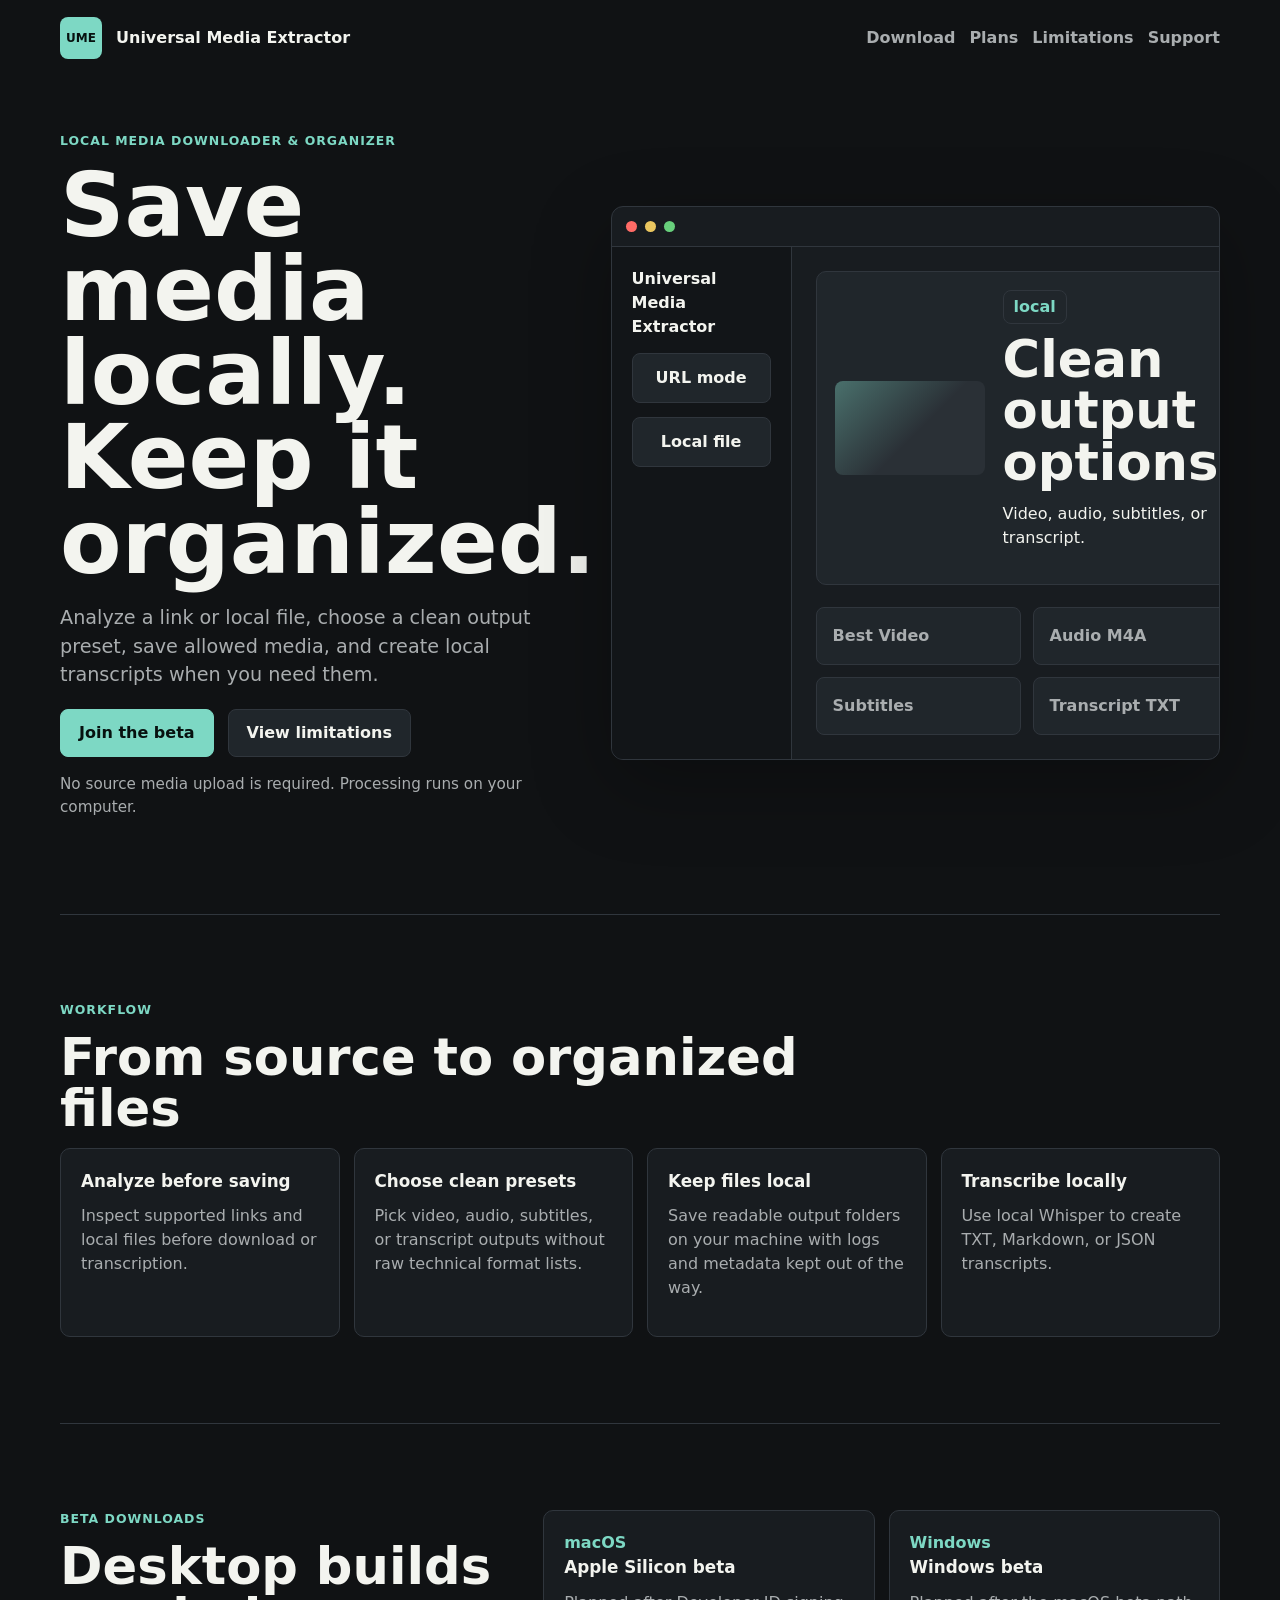
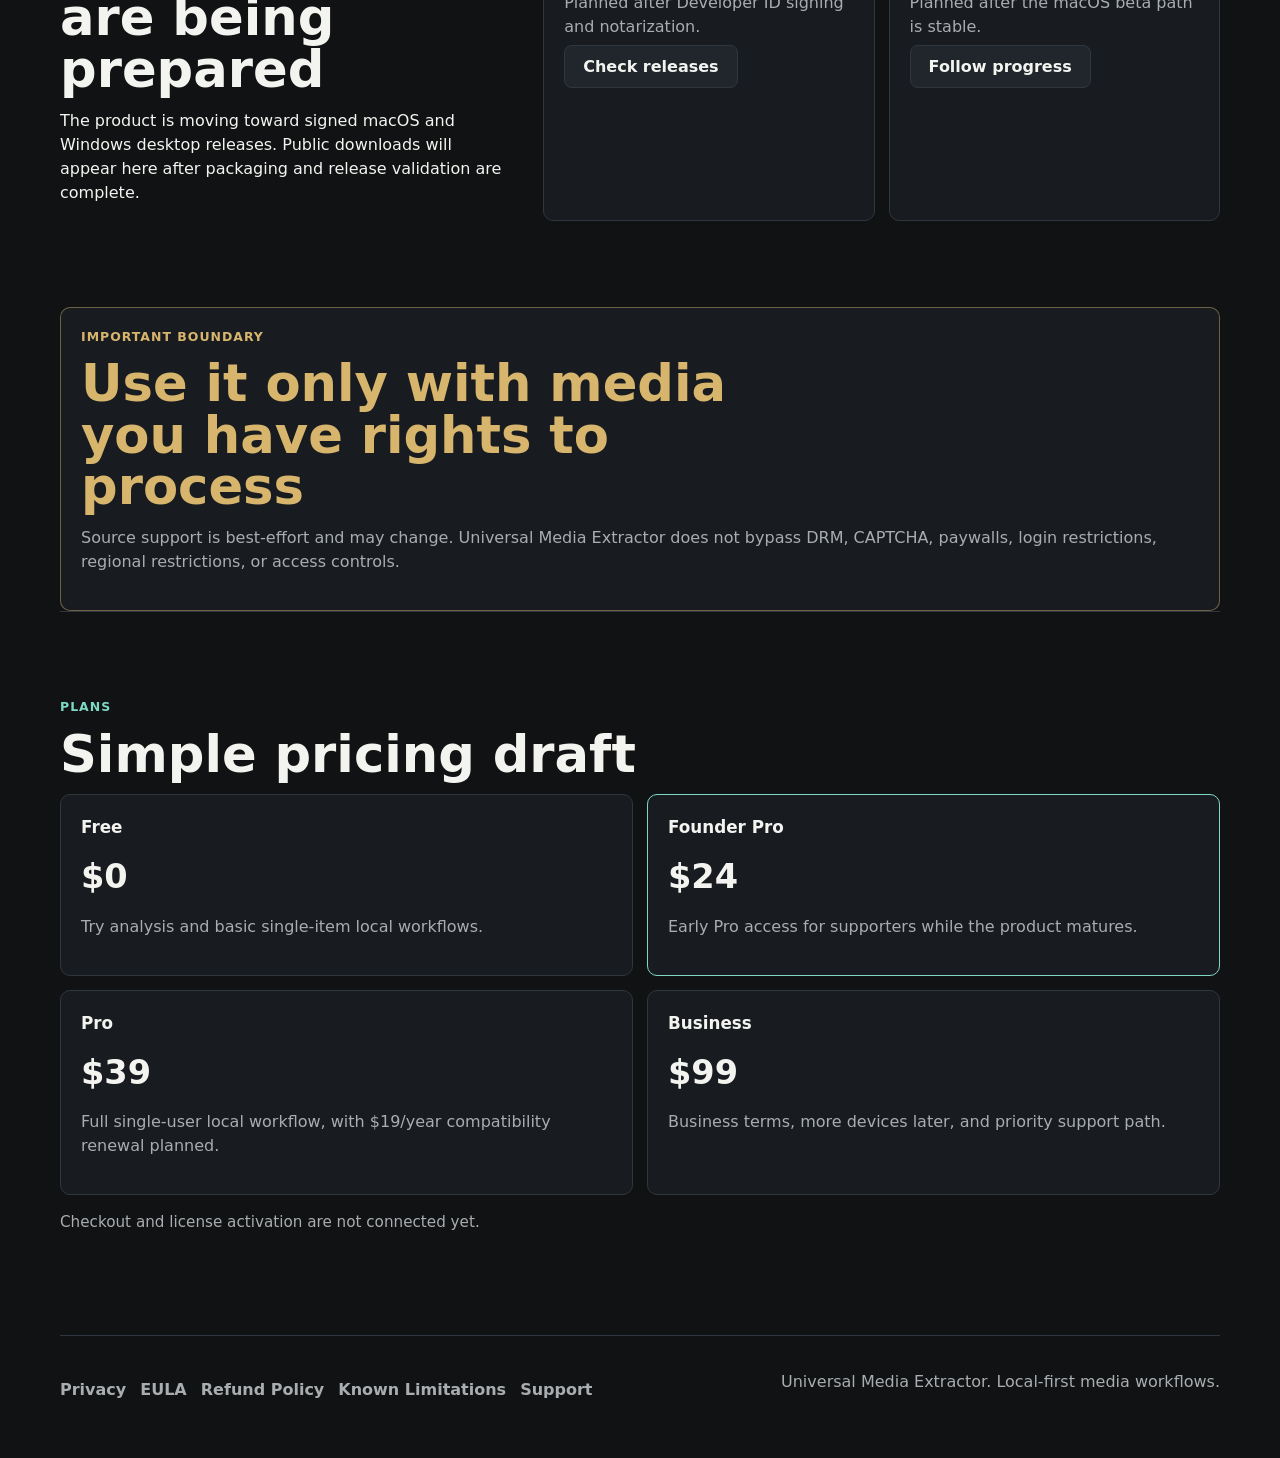
<file: site/index.html>
<!doctype html>
<html lang="en">
  <head>
    <meta charset="utf-8">
    <meta name="viewport" content="width=device-width, initial-scale=1">
    <title>Universal Media Extractor</title>
    <meta
      name="description"
      content="A local media downloader, organizer, and transcriber for macOS and Windows."
    >
    <link rel="stylesheet" href="./styles.css">
  </head>
  <body>
    <header class="site-header">
      <a class="brand" href="./index.html" aria-label="Universal Media Extractor home">
        <span class="brand-mark" aria-hidden="true">UME</span>
        <span>Universal Media Extractor</span>
      </a>
      <nav aria-label="Primary navigation">
        <a href="#download">Download</a>
        <a href="#plans">Plans</a>
        <a href="./limitations.html">Limitations</a>
        <a href="./support.html">Support</a>
      </nav>
    </header>

    <main>
      <section class="hero">
        <div class="hero-copy">
          <p class="eyebrow">Local Media Downloader & Organizer</p>
          <h1>Save media locally. Keep it organized.</h1>
          <p class="lead">
            Analyze a link or local file, choose a clean output preset, save allowed media,
            and create local transcripts when you need them.
          </p>
          <div class="hero-actions" aria-label="Primary actions">
            <a class="button primary" href="#download">Join the beta</a>
            <a class="button secondary" href="./limitations.html">View limitations</a>
          </div>
          <p class="trust-note">
            No source media upload is required. Processing runs on your computer.
          </p>
        </div>

        <div class="product-shot" aria-label="Product workflow preview">
          <div class="window-bar">
            <span></span><span></span><span></span>
          </div>
          <div class="app-preview">
            <aside>
              <strong>Universal Media Extractor</strong>
              <button>URL mode</button>
              <button>Local file</button>
            </aside>
            <section>
              <div class="media-card">
                <div class="thumbnail"></div>
                <div>
                  <span class="pill">local</span>
                  <h2>Clean output options</h2>
                  <p>Video, audio, subtitles, or transcript.</p>
                </div>
              </div>
              <div class="preset-grid">
                <span>Best Video</span>
                <span>Audio M4A</span>
                <span>Subtitles</span>
                <span>Transcript TXT</span>
              </div>
            </section>
          </div>
        </div>
      </section>

      <section class="section" aria-labelledby="workflow-title">
        <div class="section-heading">
          <p class="eyebrow">Workflow</p>
          <h2 id="workflow-title">From source to organized files</h2>
        </div>
        <div class="feature-grid">
          <article>
            <h3>Analyze before saving</h3>
            <p>Inspect supported links and local files before download or transcription.</p>
          </article>
          <article>
            <h3>Choose clean presets</h3>
            <p>Pick video, audio, subtitles, or transcript outputs without raw technical format lists.</p>
          </article>
          <article>
            <h3>Keep files local</h3>
            <p>Save readable output folders on your machine with logs and metadata kept out of the way.</p>
          </article>
          <article>
            <h3>Transcribe locally</h3>
            <p>Use local Whisper to create TXT, Markdown, or JSON transcripts.</p>
          </article>
        </div>
      </section>

      <section class="split-section" id="download" aria-labelledby="download-title">
        <div>
          <p class="eyebrow">Beta downloads</p>
          <h2 id="download-title">Desktop builds are being prepared</h2>
          <p>
            The product is moving toward signed macOS and Windows desktop releases. Public downloads
            will appear here after packaging and release validation are complete.
          </p>
        </div>
        <div class="download-cards">
          <article>
            <span class="platform">macOS</span>
            <h3>Apple Silicon beta</h3>
            <p>Planned after Developer ID signing and notarization.</p>
            <a class="button secondary" href="https://github.com/Shteinyr/universal-media-extractor/releases">Check releases</a>
          </article>
          <article>
            <span class="platform">Windows</span>
            <h3>Windows beta</h3>
            <p>Planned after the macOS beta path is stable.</p>
            <a class="button secondary" href="https://github.com/Shteinyr/universal-media-extractor/issues">Follow progress</a>
          </article>
        </div>
      </section>

      <section class="section warning" aria-labelledby="limits-title">
        <div class="section-heading">
          <p class="eyebrow">Important boundary</p>
          <h2 id="limits-title">Use it only with media you have rights to process</h2>
        </div>
        <p>
          Source support is best-effort and may change. Universal Media Extractor does not bypass
          DRM, CAPTCHA, paywalls, login restrictions, regional restrictions, or access controls.
        </p>
      </section>

      <section class="section" id="plans" aria-labelledby="plans-title">
        <div class="section-heading">
          <p class="eyebrow">Plans</p>
          <h2 id="plans-title">Simple pricing draft</h2>
        </div>
        <div class="plan-grid">
          <article>
            <h3>Free</h3>
            <strong>$0</strong>
            <p>Try analysis and basic single-item local workflows.</p>
          </article>
          <article class="highlight">
            <h3>Founder Pro</h3>
            <strong>$24</strong>
            <p>Early Pro access for supporters while the product matures.</p>
          </article>
          <article>
            <h3>Pro</h3>
            <strong>$39</strong>
            <p>Full single-user local workflow, with $19/year compatibility renewal planned.</p>
          </article>
          <article>
            <h3>Business</h3>
            <strong>$99</strong>
            <p>Business terms, more devices later, and priority support path.</p>
          </article>
        </div>
        <p class="small-note">Checkout and license activation are not connected yet.</p>
      </section>
    </main>

    <footer class="site-footer">
      <nav aria-label="Footer navigation">
        <a href="./privacy.html">Privacy</a>
        <a href="./eula.html">EULA</a>
        <a href="./refund.html">Refund Policy</a>
        <a href="./limitations.html">Known Limitations</a>
        <a href="./support.html">Support</a>
      </nav>
      <p>Universal Media Extractor. Local-first media workflows.</p>
    </footer>
  </body>
</html>
</file>
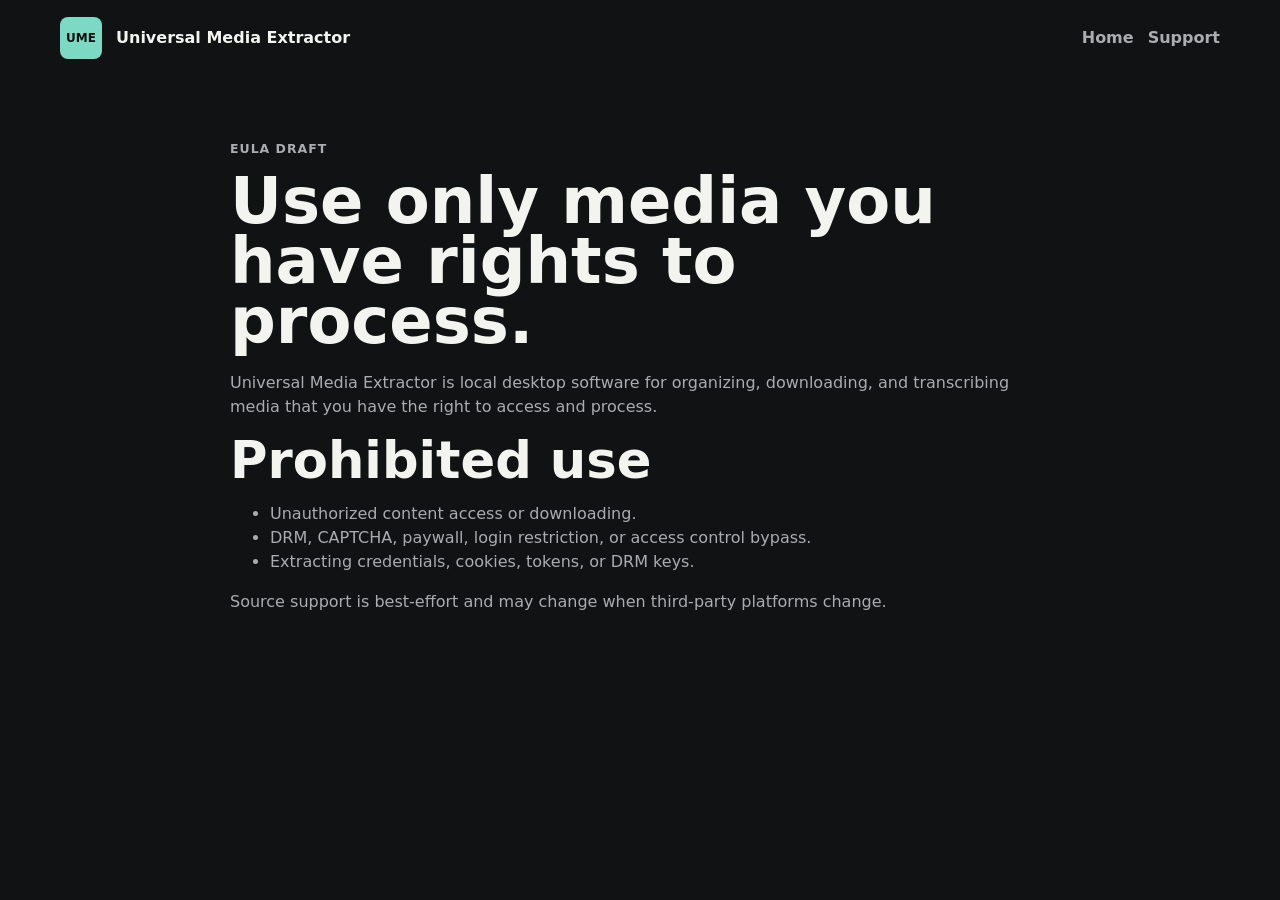
<file: site/eula.html>
<!doctype html>
<html lang="en">
  <head>
    <meta charset="utf-8">
    <meta name="viewport" content="width=device-width, initial-scale=1">
    <title>EULA - Universal Media Extractor</title>
    <link rel="stylesheet" href="./styles.css">
  </head>
  <body>
    <header class="site-header">
      <a class="brand" href="./index.html"><span class="brand-mark">UME</span><span>Universal Media Extractor</span></a>
      <nav aria-label="Primary navigation"><a href="./index.html">Home</a><a href="./support.html">Support</a></nav>
    </header>
    <main class="legal-page">
      <p class="eyebrow">EULA draft</p>
      <h1>Use only media you have rights to process.</h1>
      <p>Universal Media Extractor is local desktop software for organizing, downloading, and transcribing media that you have the right to access and process.</p>
      <h2>Prohibited use</h2>
      <ul>
        <li>Unauthorized content access or downloading.</li>
        <li>DRM, CAPTCHA, paywall, login restriction, or access control bypass.</li>
        <li>Extracting credentials, cookies, tokens, or DRM keys.</li>
      </ul>
      <p>Source support is best-effort and may change when third-party platforms change.</p>
    </main>
  </body>
</html>
</file>
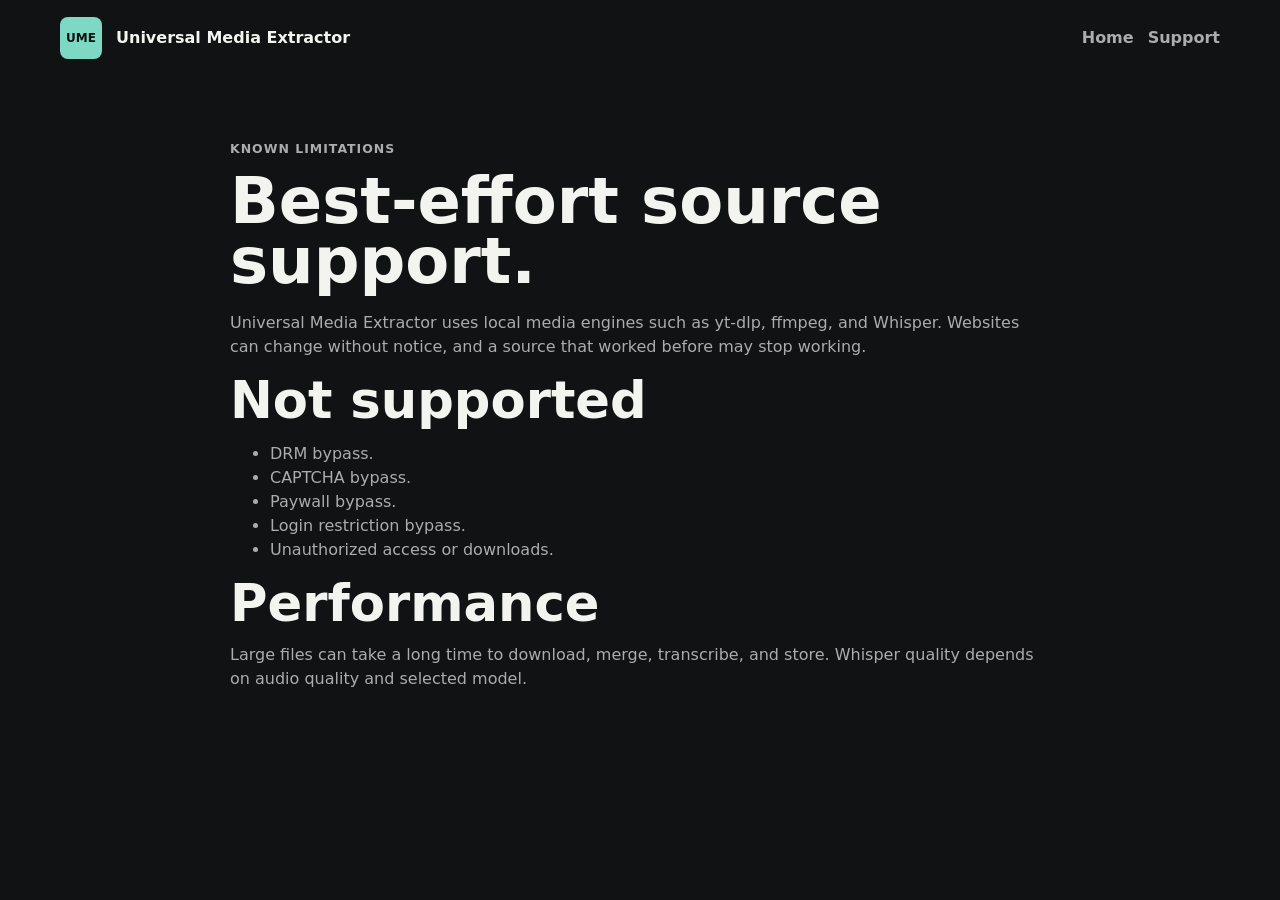
<file: site/limitations.html>
<!doctype html>
<html lang="en">
  <head>
    <meta charset="utf-8">
    <meta name="viewport" content="width=device-width, initial-scale=1">
    <title>Known Limitations - Universal Media Extractor</title>
    <link rel="stylesheet" href="./styles.css">
  </head>
  <body>
    <header class="site-header">
      <a class="brand" href="./index.html"><span class="brand-mark">UME</span><span>Universal Media Extractor</span></a>
      <nav aria-label="Primary navigation"><a href="./index.html">Home</a><a href="./support.html">Support</a></nav>
    </header>
    <main class="legal-page">
      <p class="eyebrow">Known limitations</p>
      <h1>Best-effort source support.</h1>
      <p>Universal Media Extractor uses local media engines such as yt-dlp, ffmpeg, and Whisper. Websites can change without notice, and a source that worked before may stop working.</p>
      <h2>Not supported</h2>
      <ul>
        <li>DRM bypass.</li>
        <li>CAPTCHA bypass.</li>
        <li>Paywall bypass.</li>
        <li>Login restriction bypass.</li>
        <li>Unauthorized access or downloads.</li>
      </ul>
      <h2>Performance</h2>
      <p>Large files can take a long time to download, merge, transcribe, and store. Whisper quality depends on audio quality and selected model.</p>
    </main>
  </body>
</html>
</file>
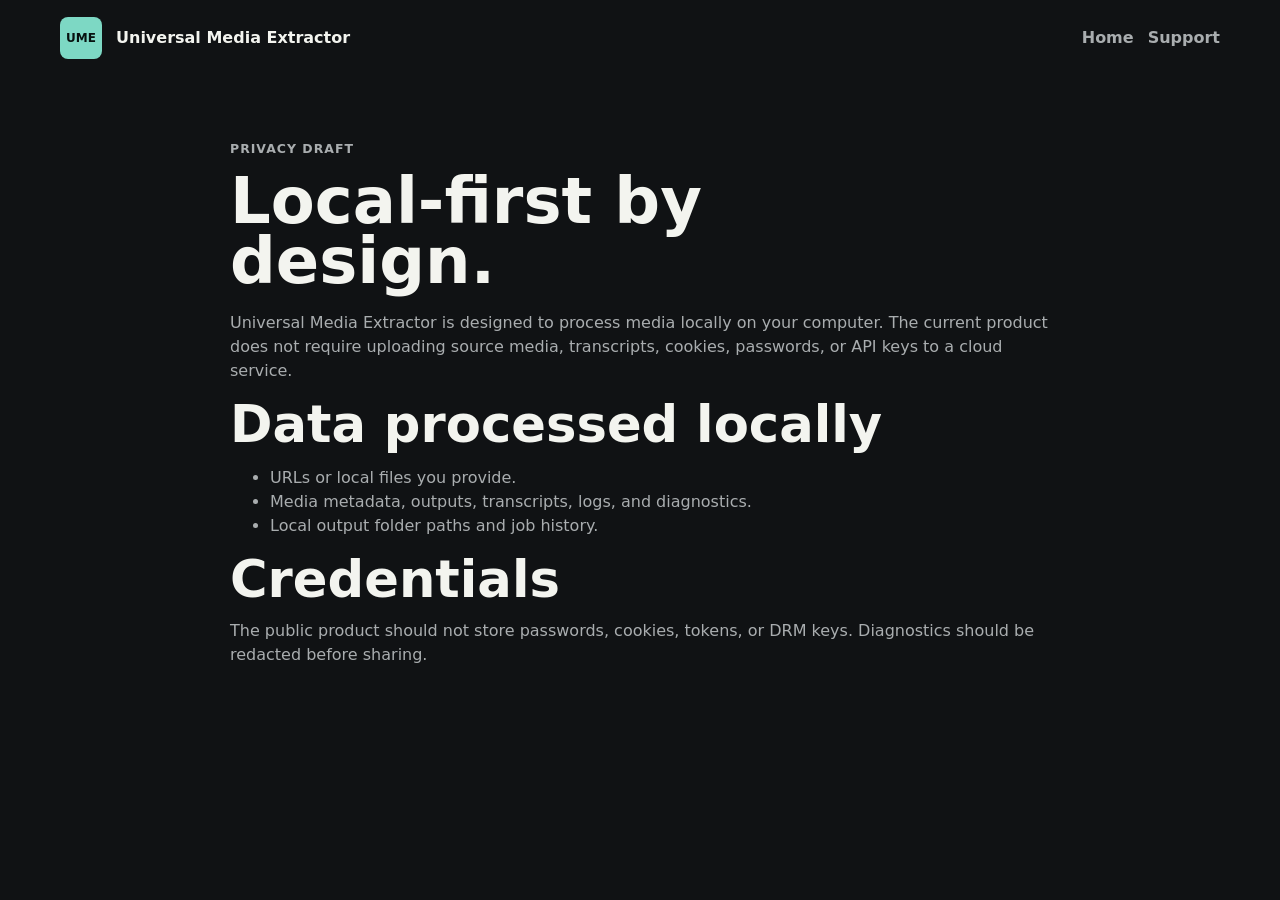
<file: site/privacy.html>
<!doctype html>
<html lang="en">
  <head>
    <meta charset="utf-8">
    <meta name="viewport" content="width=device-width, initial-scale=1">
    <title>Privacy - Universal Media Extractor</title>
    <link rel="stylesheet" href="./styles.css">
  </head>
  <body>
    <header class="site-header">
      <a class="brand" href="./index.html"><span class="brand-mark">UME</span><span>Universal Media Extractor</span></a>
      <nav aria-label="Primary navigation"><a href="./index.html">Home</a><a href="./support.html">Support</a></nav>
    </header>
    <main class="legal-page">
      <p class="eyebrow">Privacy draft</p>
      <h1>Local-first by design.</h1>
      <p>Universal Media Extractor is designed to process media locally on your computer. The current product does not require uploading source media, transcripts, cookies, passwords, or API keys to a cloud service.</p>
      <h2>Data processed locally</h2>
      <ul>
        <li>URLs or local files you provide.</li>
        <li>Media metadata, outputs, transcripts, logs, and diagnostics.</li>
        <li>Local output folder paths and job history.</li>
      </ul>
      <h2>Credentials</h2>
      <p>The public product should not store passwords, cookies, tokens, or DRM keys. Diagnostics should be redacted before sharing.</p>
    </main>
  </body>
</html>
</file>
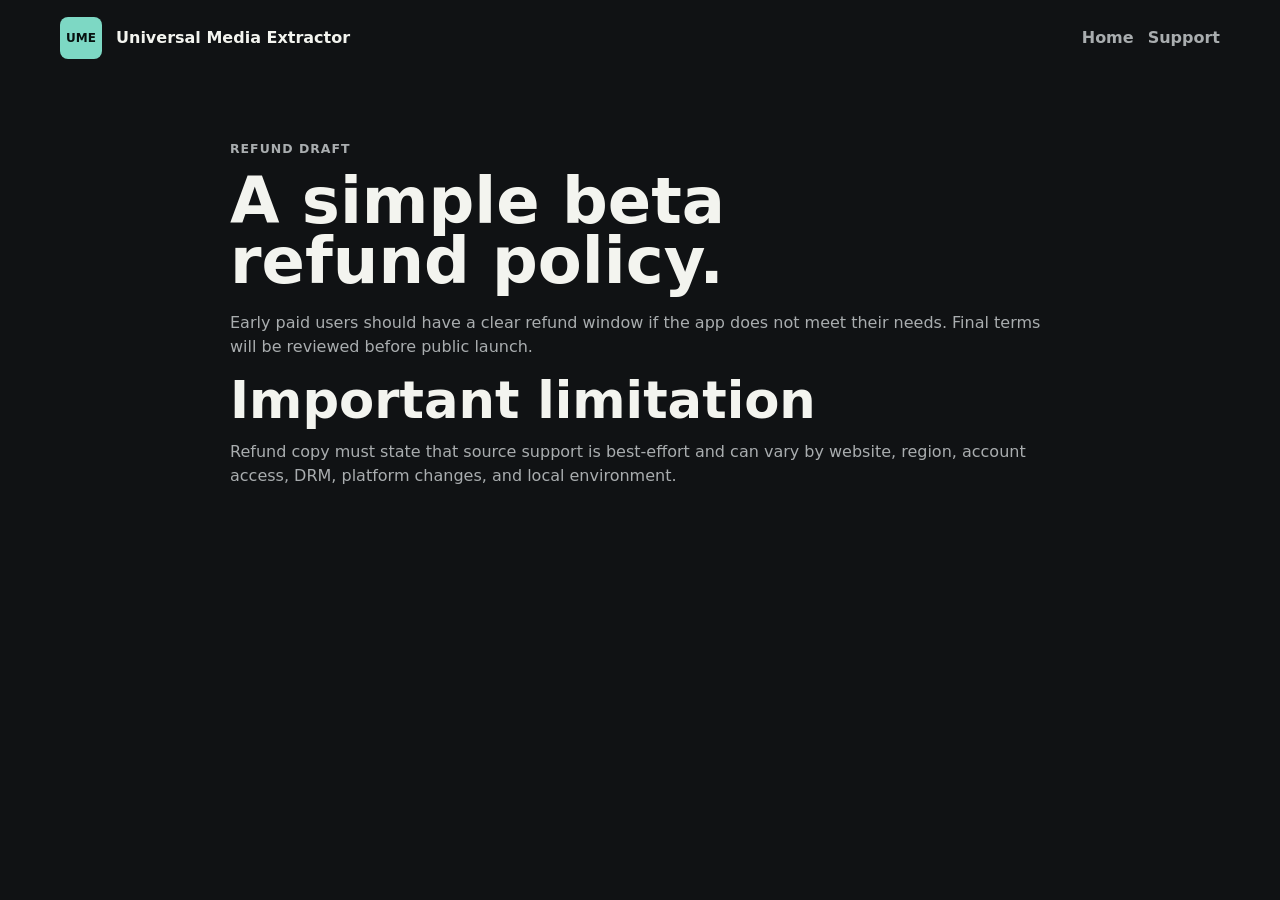
<file: site/refund.html>
<!doctype html>
<html lang="en">
  <head>
    <meta charset="utf-8">
    <meta name="viewport" content="width=device-width, initial-scale=1">
    <title>Refund Policy - Universal Media Extractor</title>
    <link rel="stylesheet" href="./styles.css">
  </head>
  <body>
    <header class="site-header">
      <a class="brand" href="./index.html"><span class="brand-mark">UME</span><span>Universal Media Extractor</span></a>
      <nav aria-label="Primary navigation"><a href="./index.html">Home</a><a href="./support.html">Support</a></nav>
    </header>
    <main class="legal-page">
      <p class="eyebrow">Refund draft</p>
      <h1>A simple beta refund policy.</h1>
      <p>Early paid users should have a clear refund window if the app does not meet their needs. Final terms will be reviewed before public launch.</p>
      <h2>Important limitation</h2>
      <p>Refund copy must state that source support is best-effort and can vary by website, region, account access, DRM, platform changes, and local environment.</p>
    </main>
  </body>
</html>
</file>
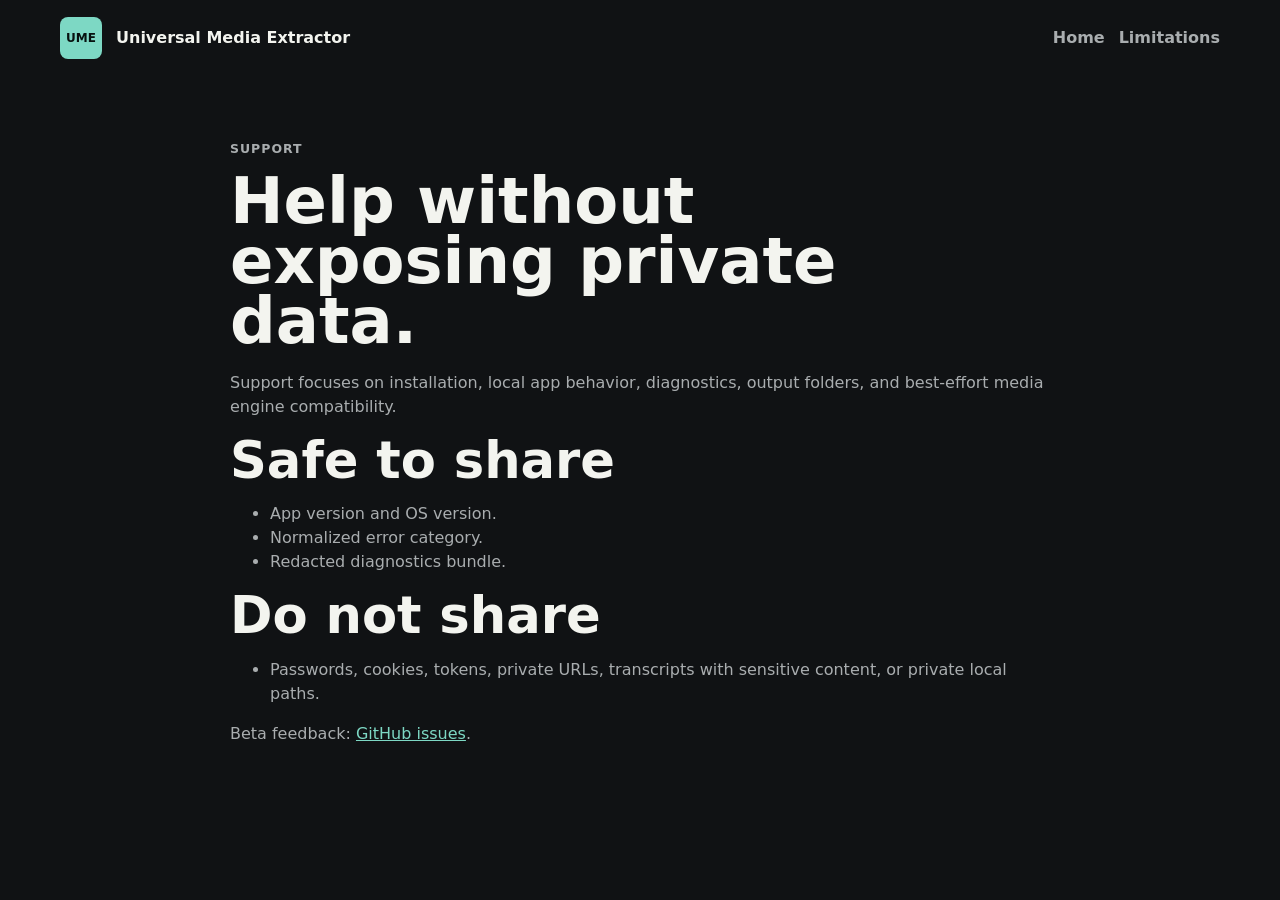
<file: site/support.html>
<!doctype html>
<html lang="en">
  <head>
    <meta charset="utf-8">
    <meta name="viewport" content="width=device-width, initial-scale=1">
    <title>Support - Universal Media Extractor</title>
    <link rel="stylesheet" href="./styles.css">
  </head>
  <body>
    <header class="site-header">
      <a class="brand" href="./index.html"><span class="brand-mark">UME</span><span>Universal Media Extractor</span></a>
      <nav aria-label="Primary navigation"><a href="./index.html">Home</a><a href="./limitations.html">Limitations</a></nav>
    </header>
    <main class="legal-page">
      <p class="eyebrow">Support</p>
      <h1>Help without exposing private data.</h1>
      <p>Support focuses on installation, local app behavior, diagnostics, output folders, and best-effort media engine compatibility.</p>
      <h2>Safe to share</h2>
      <ul>
        <li>App version and OS version.</li>
        <li>Normalized error category.</li>
        <li>Redacted diagnostics bundle.</li>
      </ul>
      <h2>Do not share</h2>
      <ul>
        <li>Passwords, cookies, tokens, private URLs, transcripts with sensitive content, or private local paths.</li>
      </ul>
      <p>Beta feedback: <a href="https://github.com/Shteinyr/universal-media-extractor/issues">GitHub issues</a>.</p>
    </main>
  </body>
</html>
</file>
<file: site/styles.css>
:root {
  color-scheme: dark;
  --bg: #101214;
  --panel: #181c20;
  --panel-strong: #20262b;
  --text: #f3f4ef;
  --muted: #a9adaf;
  --line: #30363d;
  --accent: #7dd8c4;
  --accent-strong: #4eb39e;
  --warn: #d7b56d;
}

* {
  box-sizing: border-box;
}

html {
  scroll-behavior: smooth;
}

body {
  margin: 0;
  background: var(--bg);
  color: var(--text);
  font-family: Inter, ui-sans-serif, system-ui, -apple-system, BlinkMacSystemFont, "Segoe UI", sans-serif;
  line-height: 1.5;
}

a {
  color: inherit;
}

.site-header,
.site-footer {
  width: min(1160px, calc(100% - 40px));
  margin: 0 auto;
}

.site-header {
  display: flex;
  align-items: center;
  justify-content: space-between;
  min-height: 76px;
  gap: 24px;
}

.brand,
.site-header nav,
.site-footer nav,
.hero-actions {
  display: flex;
  align-items: center;
  gap: 14px;
}

.brand {
  text-decoration: none;
  font-weight: 800;
}

.brand-mark {
  display: grid;
  place-items: center;
  width: 42px;
  height: 42px;
  border-radius: 8px;
  background: var(--accent);
  color: #07110f;
  font-size: 0.75rem;
  letter-spacing: 0;
}

.site-header nav a,
.site-footer nav a {
  color: var(--muted);
  text-decoration: none;
  font-weight: 650;
}

.site-header nav a:hover,
.site-footer nav a:hover {
  color: var(--text);
}

.hero,
.section,
.split-section,
.legal-page {
  width: min(1160px, calc(100% - 40px));
  margin: 0 auto;
}

.hero {
  display: grid;
  grid-template-columns: minmax(0, 0.9fr) minmax(420px, 1.1fr);
  gap: 52px;
  align-items: center;
  min-height: calc(100vh - 76px);
  padding: 56px 0 80px;
}

.eyebrow {
  margin: 0 0 12px;
  color: var(--accent);
  font-size: 0.78rem;
  font-weight: 800;
  letter-spacing: 0.08em;
  text-transform: uppercase;
}

h1,
h2,
h3,
p {
  margin-top: 0;
}

h1 {
  margin-bottom: 20px;
  max-width: 720px;
  font-size: clamp(3.2rem, 7vw, 6.7rem);
  line-height: 0.94;
  letter-spacing: 0;
}

h2 {
  margin-bottom: 14px;
  font-size: clamp(2rem, 4vw, 3.5rem);
  line-height: 1;
  letter-spacing: 0;
}

h3 {
  margin-bottom: 10px;
  font-size: 1.05rem;
}

.lead {
  max-width: 650px;
  color: var(--muted);
  font-size: 1.2rem;
}

.button {
  min-height: 44px;
  padding: 11px 18px;
  border: 1px solid var(--line);
  border-radius: 8px;
  text-decoration: none;
  font-weight: 800;
}

.button.primary {
  border-color: var(--accent);
  background: var(--accent);
  color: #07110f;
}

.button.secondary {
  color: var(--text);
  background: var(--panel-strong);
}

.trust-note,
.small-note {
  margin-top: 16px;
  color: var(--muted);
  font-size: 0.95rem;
}

.product-shot {
  overflow: hidden;
  border: 1px solid var(--line);
  border-radius: 12px;
  background: var(--panel);
  box-shadow: 0 24px 80px rgba(0, 0, 0, 0.28);
}

.window-bar {
  display: flex;
  gap: 8px;
  padding: 14px;
  border-bottom: 1px solid var(--line);
}

.window-bar span {
  width: 11px;
  height: 11px;
  border-radius: 999px;
  background: var(--line);
}

.window-bar span:nth-child(1) {
  background: #ff6b66;
}

.window-bar span:nth-child(2) {
  background: #eac65f;
}

.window-bar span:nth-child(3) {
  background: #67cf7b;
}

.app-preview {
  display: grid;
  grid-template-columns: 180px 1fr;
  min-height: 420px;
}

.app-preview aside {
  display: grid;
  align-content: start;
  gap: 14px;
  padding: 20px;
  border-right: 1px solid var(--line);
  background: #121518;
}

.app-preview button,
.preset-grid span,
.pill {
  border: 1px solid var(--line);
  border-radius: 8px;
  background: var(--panel-strong);
  color: var(--text);
}

.app-preview button {
  padding: 12px;
  font: inherit;
  font-weight: 700;
}

.app-preview section {
  padding: 24px;
}

.media-card {
  display: grid;
  grid-template-columns: 150px 1fr;
  gap: 18px;
  align-items: center;
  margin-bottom: 22px;
  padding: 18px;
  border: 1px solid var(--line);
  border-radius: 10px;
  background: var(--panel-strong);
}

.thumbnail {
  aspect-ratio: 16 / 10;
  border-radius: 8px;
  background:
    linear-gradient(135deg, rgba(125, 216, 196, 0.38), transparent 55%),
    #2a3036;
}

.pill {
  display: inline-flex;
  margin-bottom: 10px;
  padding: 4px 10px;
  color: var(--accent);
  font-weight: 750;
}

.preset-grid {
  display: grid;
  grid-template-columns: repeat(2, minmax(0, 1fr));
  gap: 12px;
}

.preset-grid span {
  padding: 16px;
  color: var(--muted);
  font-weight: 750;
}

.section,
.split-section {
  padding: 86px 0;
  border-top: 1px solid var(--line);
}

.section-heading {
  max-width: 760px;
}

.feature-grid,
.plan-grid,
.download-cards {
  display: grid;
  gap: 14px;
}

.feature-grid {
  grid-template-columns: repeat(4, minmax(0, 1fr));
}

.feature-grid article,
.plan-grid article,
.download-cards article,
.warning {
  border: 1px solid var(--line);
  border-radius: 10px;
  background: var(--panel);
  padding: 20px;
}

.feature-grid p,
.plan-grid p,
.download-cards p,
.warning p,
.legal-page p,
.legal-page li {
  color: var(--muted);
}

.split-section {
  display: grid;
  grid-template-columns: 0.8fr 1.2fr;
  gap: 32px;
}

.download-cards,
.plan-grid {
  grid-template-columns: repeat(2, minmax(0, 1fr));
}

.platform {
  color: var(--accent);
  font-weight: 800;
}

.plan-grid strong {
  display: block;
  margin: 12px 0;
  font-size: 2.1rem;
}

.highlight {
  border-color: var(--accent) !important;
}

.warning {
  border-color: rgba(215, 181, 109, 0.45);
}

.warning .eyebrow,
.warning h2 {
  color: var(--warn);
}

.site-footer {
  display: flex;
  justify-content: space-between;
  gap: 24px;
  padding: 34px 0 48px;
  border-top: 1px solid var(--line);
  color: var(--muted);
}

.legal-page {
  max-width: 820px;
  padding: 64px 0 90px;
}

.legal-page h1 {
  font-size: clamp(2.6rem, 5vw, 4.5rem);
}

.legal-page a {
  color: var(--accent);
}

@media (max-width: 900px) {
  .site-header,
  .site-footer,
  .hero,
  .section,
  .split-section,
  .legal-page {
    width: min(100% - 28px, 760px);
  }

  .site-header,
  .site-footer,
  .hero,
  .split-section {
    grid-template-columns: 1fr;
    flex-direction: column;
    align-items: flex-start;
  }

  .site-header nav,
  .site-footer nav {
    flex-wrap: wrap;
  }

  .hero {
    min-height: auto;
    padding-top: 32px;
  }

  .product-shot {
    width: 100%;
  }

  .app-preview,
  .media-card,
  .feature-grid,
  .plan-grid,
  .download-cards {
    grid-template-columns: 1fr;
  }
}
</file>
